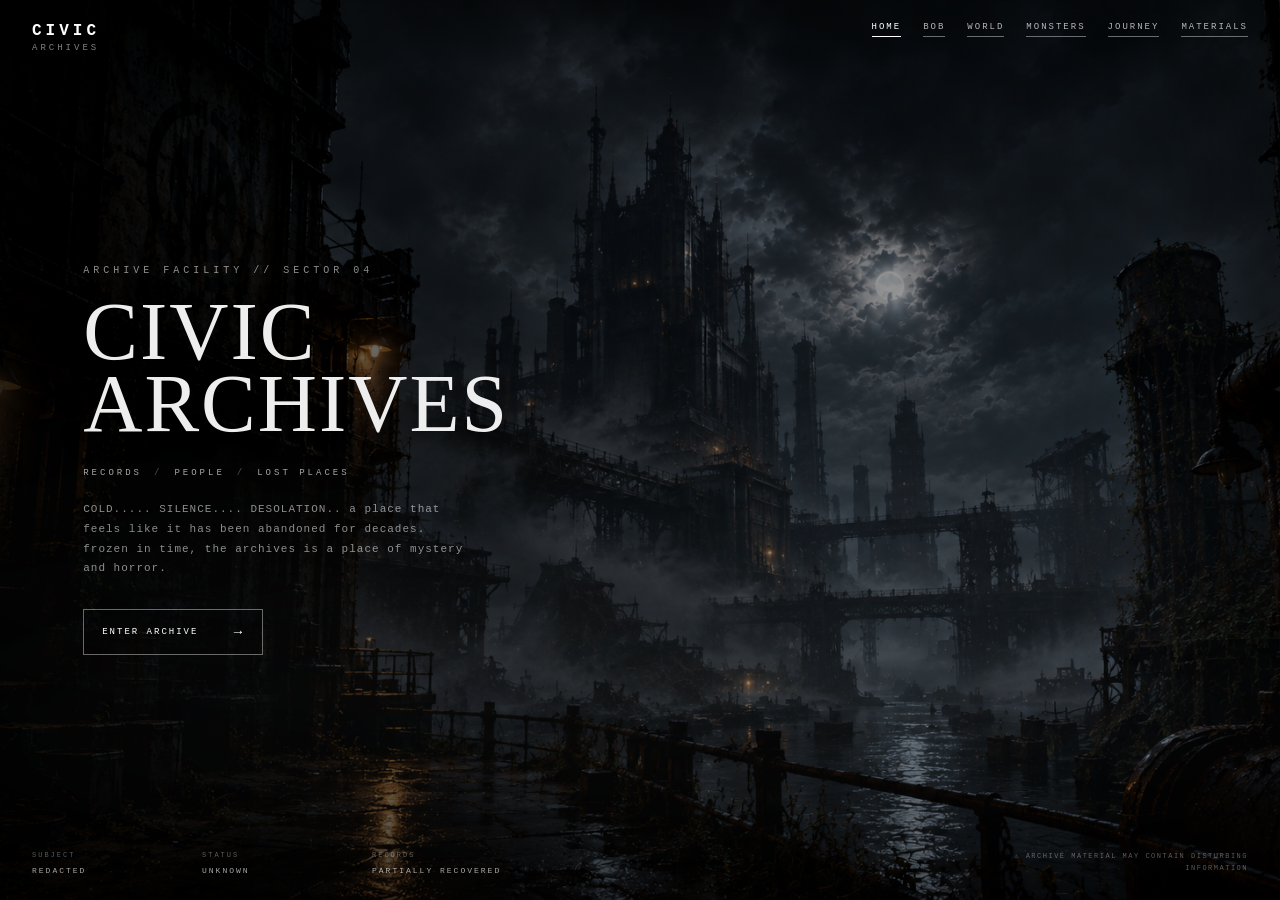
<file: Story/week4/3d.html>
<!DOCTYPE html>
<html lang="en">

<head>
    <meta charset="UTF-8">

    <meta name="viewport" content="width=device-width, initial-scale=1.0">

    <title>Civic Archives</title>

    <link rel="stylesheet" href="css/styles.css">
</head>

<body>

<div class="site">
    <!-- Atmospheric fog -->
<div class="fog fog-back"></div>
<div class="fog fog-middle"></div>
<div class="fog fog-front"></div>

    <!-- ==============================
         TOP NAVIGATION
    =============================== -->

    <header class="topbar">

        <div class="logo">
            <strong>CIVIC</strong>
            <span>ARCHIVES</span>
        </div>

        <nav>
            <a href="3d.html" class="active">HOME</a>
            <a href="bob.html">BOB</a>
            <a href="world.html">WORLD</a>
            <a href="monsters.html">MONSTERS</a>
            <a href="journey.html">JOURNEY</a>
            <a href="materials.html">MATERIALS</a>
        </nav>

    </header>


    <!-- ==============================
         HOMEPAGE
    =============================== -->

    <main class="hero">

        <div class="hero-content">

            <div class="archive-number">
                ARCHIVE FACILITY // SECTOR 04
            </div>

            <h1>
                CIVIC<br>
                ARCHIVES
            </h1>

            <div class="archive-links">
                <span>RECORDS</span>
                <b>/</b>
                <span>PEOPLE</span>
                <b>/</b>
                <span>LOST PLACES</span>
            </div>

            <p class="hero-description">
               COLD..... SILENCE.... DESOLATION.. a place that feels
                like it has been abandoned for decades. frozen in time, the archives is a place of mystery and horror.
            </p>

            <a href="world.html" class="enter-button">
                <span>ENTER ARCHIVE</span>
                <strong>→</strong>
            </a>

        </div>

    </main>


    <!-- ==============================
         BOTTOM INFORMATION
    =============================== -->

    <footer class="bottom">

        <div class="bottom-item">
            <span class="bottom-label">SUBJECT</span>
            <span class="bottom-value">REDACTED</span>
        </div>

        <div class="bottom-item">
            <span class="bottom-label">STATUS</span>
            <span class="bottom-value">UNKNOWN</span>
        </div>

        <div class="bottom-item">
            <span class="bottom-label">RECORDS</span>
            <span class="bottom-value">PARTIALLY RECOVERED</span>
        </div>

        <div class="bottom-warning">
            ⚠ ARCHIVE MATERIAL MAY CONTAIN
            DISTURBING INFORMATION
        </div>

    </footer>

</div>

</body>
</html>
</file>
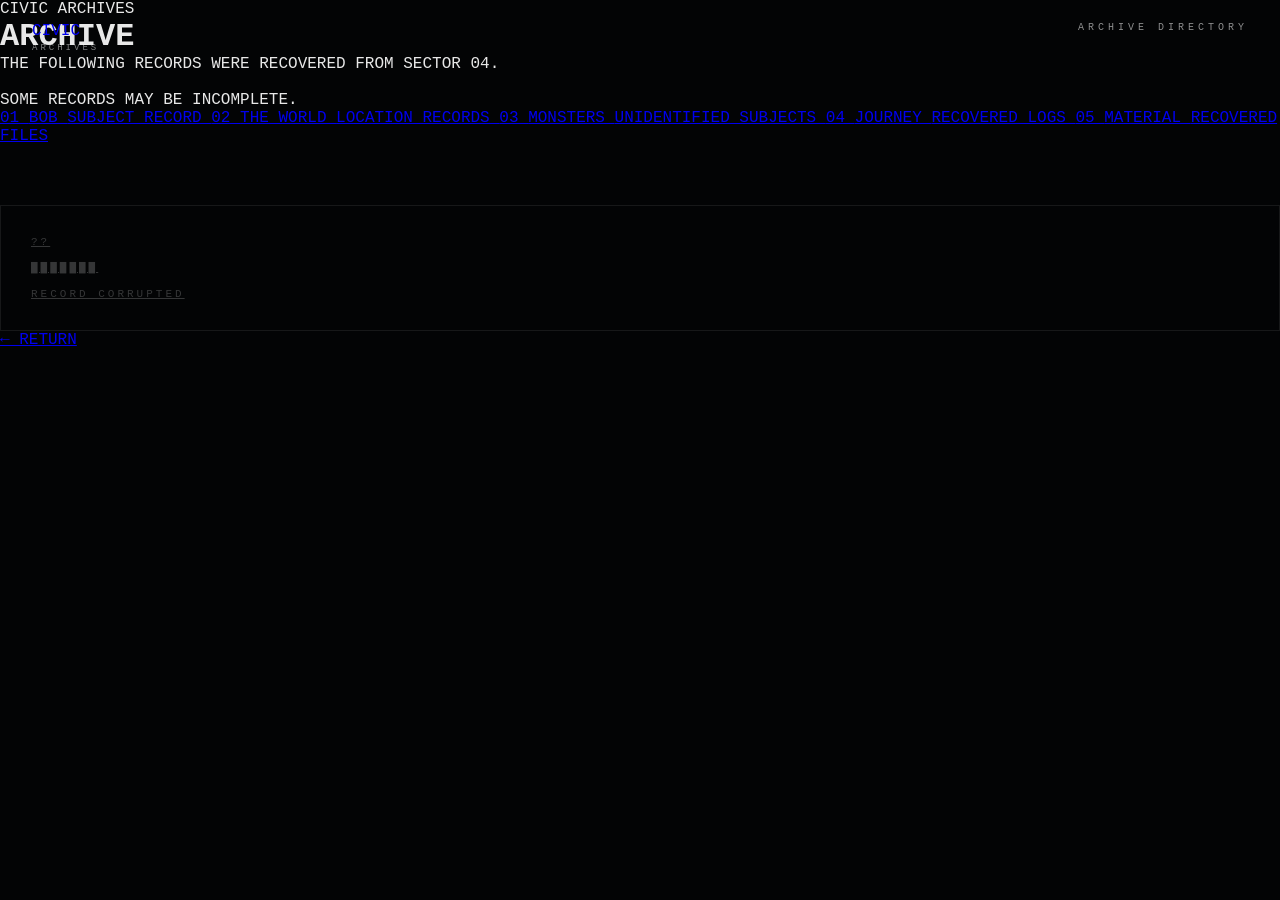
<file: Story/week4/archive.html>
<!DOCTYPE html>
<html lang="en">

<head>

    <meta charset="UTF-8">

    <meta
        name="viewport"
        content="width=device-width, initial-scale=1.0"
    >

    <title>CIVIC ARCHIVES — ARCHIVE</title>

    <link
        rel="stylesheet"
        href="css/styles.css"
    >

</head>


<body>

    <div class="archive-page">

        <header class="topbar">

            <a
                href="3d.html"
                class="logo"
                style="text-decoration:none;"
            >
                CIVIC<br>
                <span>ARCHIVES</span>
            </a>

            <div class="archive-number">
                ARCHIVE DIRECTORY
            </div>

        </header>


        <main class="archive-content">

            <div class="hero-small">
                CIVIC ARCHIVES
            </div>

            <h1 class="archive-heading">
                ARCHIVE
            </h1>


            <div class="archive-line"></div>


            <p class="archive-intro">

                THE FOLLOWING RECORDS WERE RECOVERED
                FROM SECTOR 04.

                <br><br>

                SOME RECORDS MAY BE INCOMPLETE.

            </p>


            <section class="archive-grid">


                <a
                    href="#"
                    class="archive-card"
                >

                    <span class="card-number">
                        01
                    </span>

                    <span class="card-title">
                        BOB
                    </span>

                    <span class="card-description">
                        SUBJECT RECORD
                    </span>

                </a>


                <a
                    href="#"
                    class="archive-card"
                >

                    <span class="card-number">
                        02
                    </span>

                    <span class="card-title">
                        THE WORLD
                    </span>

                    <span class="card-description">
                        LOCATION RECORDS
                    </span>

                </a>


                <a
                    href="#"
                    class="archive-card"
                >

                    <span class="card-number">
                        03
                    </span>

                    <span class="card-title">
                        MONSTERS
                    </span>

                    <span class="card-description">
                        UNIDENTIFIED SUBJECTS
                    </span>

                </a>


                <a
                    href="#"
                    class="archive-card"
                >

                    <span class="card-number">
                        04
                    </span>

                    <span class="card-title">
                        JOURNEY
                    </span>

                    <span class="card-description">
                        RECOVERED LOGS
                    </span>

                </a>


                <a
                    href="#"
                    class="archive-card"
                >

                    <span class="card-number">
                        05
                    </span>

                    <span class="card-title">
                        MATERIAL
                    </span>

                    <span class="card-description">
                        RECOVERED FILES
                    </span>

                </a>


                <a
                    href="#"
                    class="archive-card corrupted"
                >

                    <span class="card-number">
                        ??
                    </span>

                    <span class="card-title">
                        ███████
                    </span>

                    <span class="card-description">
                        RECORD CORRUPTED
                    </span>

                </a>


            </section>


            <div class="back-link">

                <a href="3d.html">
                    ← RETURN
                </a>

            </div>

        </main>

    </div>


    <div class="grain"></div>

    <div class="vignette"></div>

</body>

</html>
</file>
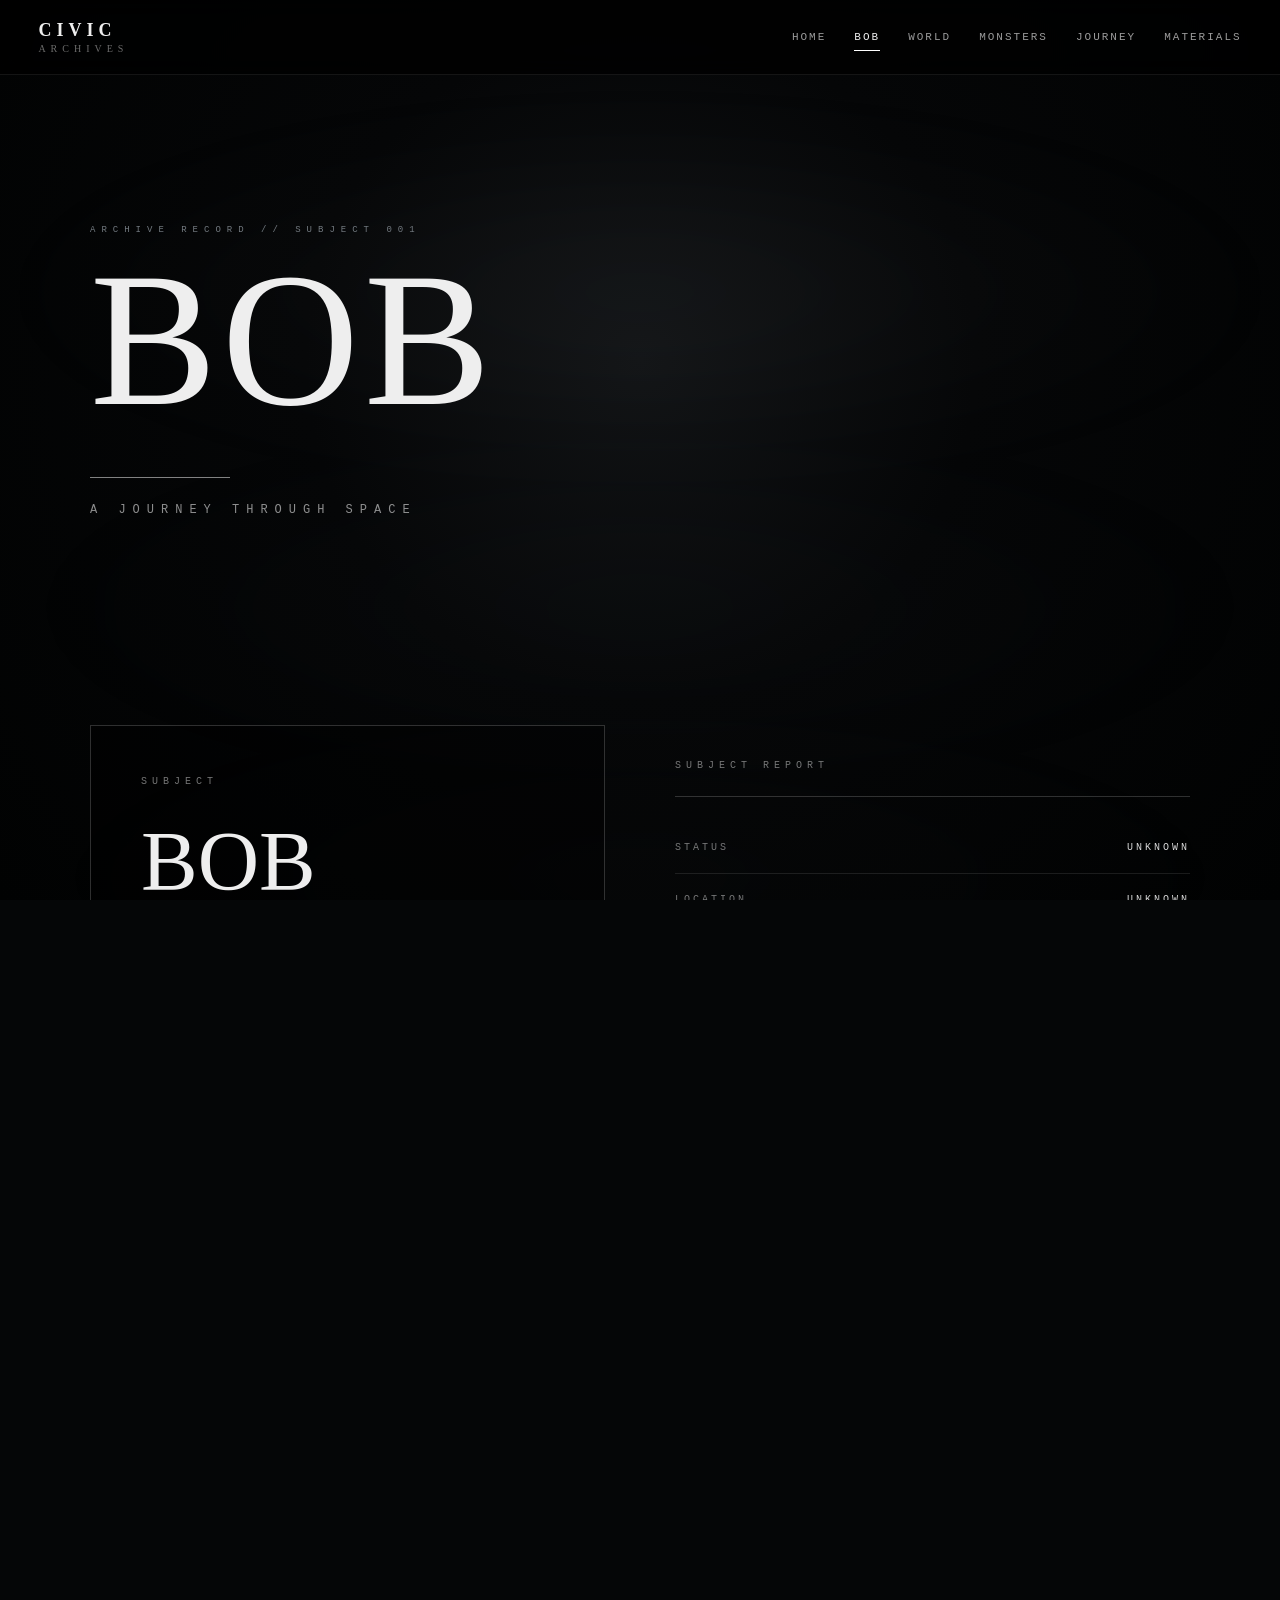
<file: Story/week4/bob.html>
<!DOCTYPE html>
<html lang="en">
<head>
    <meta charset="UTF-8">

    <meta
        name="viewport"
        content="width=device-width, initial-scale=1.0"
    >

    <title>BOB // Civic Archives</title>

    <link rel="stylesheet" href="css/styles.css">
</head>

<body class="bob-page">

    <!-- =========================================
         BACKGROUND FOG
         ========================================= -->

    <div class="bob-atmosphere">

        <div class="fog fog-one"></div>
        <div class="fog fog-two"></div>
        <div class="fog fog-three"></div>

    </div>


    <!-- =========================================
         NAVIGATION
         ========================================= -->

    <header class="bob-topbar">

        <a href="3d.html" class="archive-logo">
            <strong>CIVIC</strong>
            <span>ARCHIVES</span>
        </a>


        <nav class="bob-nav">

            <a href="3d.html">HOME</a>

            <a href="bob.html" class="active">
                BOB
            </a>

            <a href="world.html">
                WORLD
            </a>

            <a href="monsters.html">
                MONSTERS
            </a>

            <a href="journey.html">
                JOURNEY
            </a>

            <a href="materials.html">
                MATERIALS
            </a>

        </nav>

    </header>



    <!-- =========================================
         MAIN ARCHIVE
         ========================================= -->

    <main class="bob-content">


        <!-- =====================================
             INTRODUCTION
             ===================================== -->

        <section class="bob-intro archive-reveal">

            <p class="archive-label">
                ARCHIVE RECORD // SUBJECT 001
            </p>

            <h1>BOB</h1>

            <div class="intro-line"></div>

            <p class="archive-subtitle">
                A JOURNEY THROUGH SPACE
            </p>

        </section>



        <!-- =====================================
             SUBJECT INFORMATION
             ===================================== -->

        <section class="subject-section archive-reveal">

            <div class="subject-card">

                <p class="small-label">
                    SUBJECT
                </p>

                <h2>BOB</h2>

                <div class="card-line"></div>

                <p class="small-label">
                    ARCHIVE RECORD
                </p>

                <p class="subject-description">
                    The following records were recovered
                    from an abandoned archive facility.
                </p>

            </div>


            <div class="subject-report">

                <p class="small-label">
                    SUBJECT REPORT
                </p>

                <div class="report-line"></div>

                <div class="report-row">
                    <span>STATUS</span>
                    <strong>UNKNOWN</strong>
                </div>

                <div class="report-row">
                    <span>LOCATION</span>
                    <strong>UNKNOWN</strong>
                </div>

                <div class="report-row">
                    <span>LAST CONTACT</span>
                    <strong>REDACTED</strong>
                </div>

                <div class="report-row">
                    <span>RECORD</span>
                    <strong>PARTIALLY RECOVERED</strong>
                </div>

            </div>

        </section>



        <!-- =====================================
             RECORD 001
             ===================================== -->

        <section class="archive-record archive-reveal">

            <div class="record-number">
                RECOVERED RECORD // 001
            </div>

            <h2>
                THE BEGINNING
            </h2>

            <div class="record-meta">

                <span>
                    SUBJECT: BOB
                </span>

                <span>
                    STATUS: UNKNOWN
                </span>

                <span>
                    RECORD: PARTIALLY RECOVERED
                </span>

            </div>

            <p>
                The following records were recovered from
                an abandoned archive facility.
            </p>

            <p>
                Most of the original documentation has
                been destroyed.
            </p>

            <p>
                What remains concerns a subject identified
                only as <strong>BOB</strong>.
            </p>

        </section>



        <!-- =====================================
             RECORD 002
             ===================================== -->

        <section class="archive-record archive-reveal">

            <div class="record-number">
                RECOVERED RECORD // 002
            </div>

            <h2>
                DEPARTURE
            </h2>

            <div class="record-time">
                03:17 // LOCAL TIME
            </div>

            <p>
                Subject departed the facility shortly
                after the final communication.
            </p>

            <p>
                No personnel were assigned to accompany
                him.
            </p>

            <div class="archived-note">
                AUDIO LOG — PARTIALLY RECOVERED
            </div>

            <blockquote>
                "I don't think we're supposed to be
                here anymore."
            </blockquote>

        </section>



        <!-- =====================================
             RECORD 003
             ===================================== -->

        <section class="archive-record archive-reveal">

            <div class="record-number">
                RECOVERED RECORD // 003
            </div>

            <h2>
                SIGNAL
            </h2>

            <div class="record-time">
                09:42 // UNKNOWN DATE
            </div>

            <p>
                A transmission was detected originating
                from outside the known facility perimeter.
            </p>

            <p>
                The transmission contained no identifiable
                source.
            </p>

            <div class="signal-box">

                <span>
                    SIGNAL DETECTED
                </span>

                <span>
                    SOURCE: UNKNOWN
                </span>

                <span>
                    DISTANCE: █████
                </span>

            </div>

        </section>



        <!-- =====================================
             RECORD 004
             ===================================== -->

        <section class="archive-record archive-reveal">

            <div class="record-number">
                RECOVERED RECORD // 004
            </div>

            <h2>
                CONTACT LOST
            </h2>

            <div class="record-time">
                11:06
            </div>

            <p>
                All communication with the subject
                ceased without warning.
            </p>

            <p>
                Attempts to re-establish contact
                were unsuccessful.
            </p>

            <div class="corrupted">

                <span>
                    RECORD CORRUPTED
                </span>

                <span>
                    █████████████████████████
                </span>

                <span>
                    █████████████████████████
                </span>

            </div>

        </section>



        <!-- =====================================
             RECORD 005
             ===================================== -->

        <section class="archive-record restricted archive-reveal">

            <div class="record-number">
                RECOVERED RECORD // 005
            </div>

            <h2>
                █████████
            </h2>

            <div class="record-time">
                ACCESS RESTRICTED
            </div>

            <div class="restricted-message">

                <p>
                    THIS RECORD HAS BEEN SEALED.
                </p>

                <p>
                    AUTHORIZATION REQUIRED.
                </p>

                <div class="restricted-bar">
                    █████████████████████
                </div>

            </div>

        </section>



        <!-- =====================================
             FINAL RECORD
             ===================================== -->

        <section class="final-record archive-reveal">

            <p class="archive-label">
                END OF RECOVERED MATERIAL
            </p>

            <h2>
                THE ARCHIVE ENDS HERE.
            </h2>

            <p>
                No further records concerning BOB
                have been recovered.
            </p>

            <div class="final-warning">
                ARCHIVE MATERIAL MAY CONTAIN
                DISTURBING INFORMATION.
            </div>

        </section>


    </main>



    <!-- =========================================
         FOOTER
         ========================================= -->

    <footer class="bob-footer">

        <div>
            <span>SUBJECT</span>
            <strong>REDACTED</strong>
        </div>

        <div>
            <span>STATUS</span>
            <strong>UNKNOWN</strong>
        </div>

        <div>
            <span>RECORDS</span>
            <strong>PARTIALLY RECOVERED</strong>
        </div>

        <div class="footer-warning">
            ⚠ ARCHIVE MATERIAL MAY CONTAIN
            DISTURBING INFORMATION.
        </div>

    </footer>


    <!-- =========================================
         SCROLL ANIMATION
         ========================================= -->

    <script>

        const records =
            document.querySelectorAll(".archive-reveal");


        const observer =
            new IntersectionObserver(
                (entries) => {

                    entries.forEach((entry) => {

                        if (entry.isIntersecting) {

                            entry.target.classList.add(
                                "visible"
                            );

                        }

                    });

                },
                {
                    threshold: 0.15
                }
            );


        records.forEach((record) => {

            observer.observe(record);

        });

    </script>

</body>
</html>
</file>
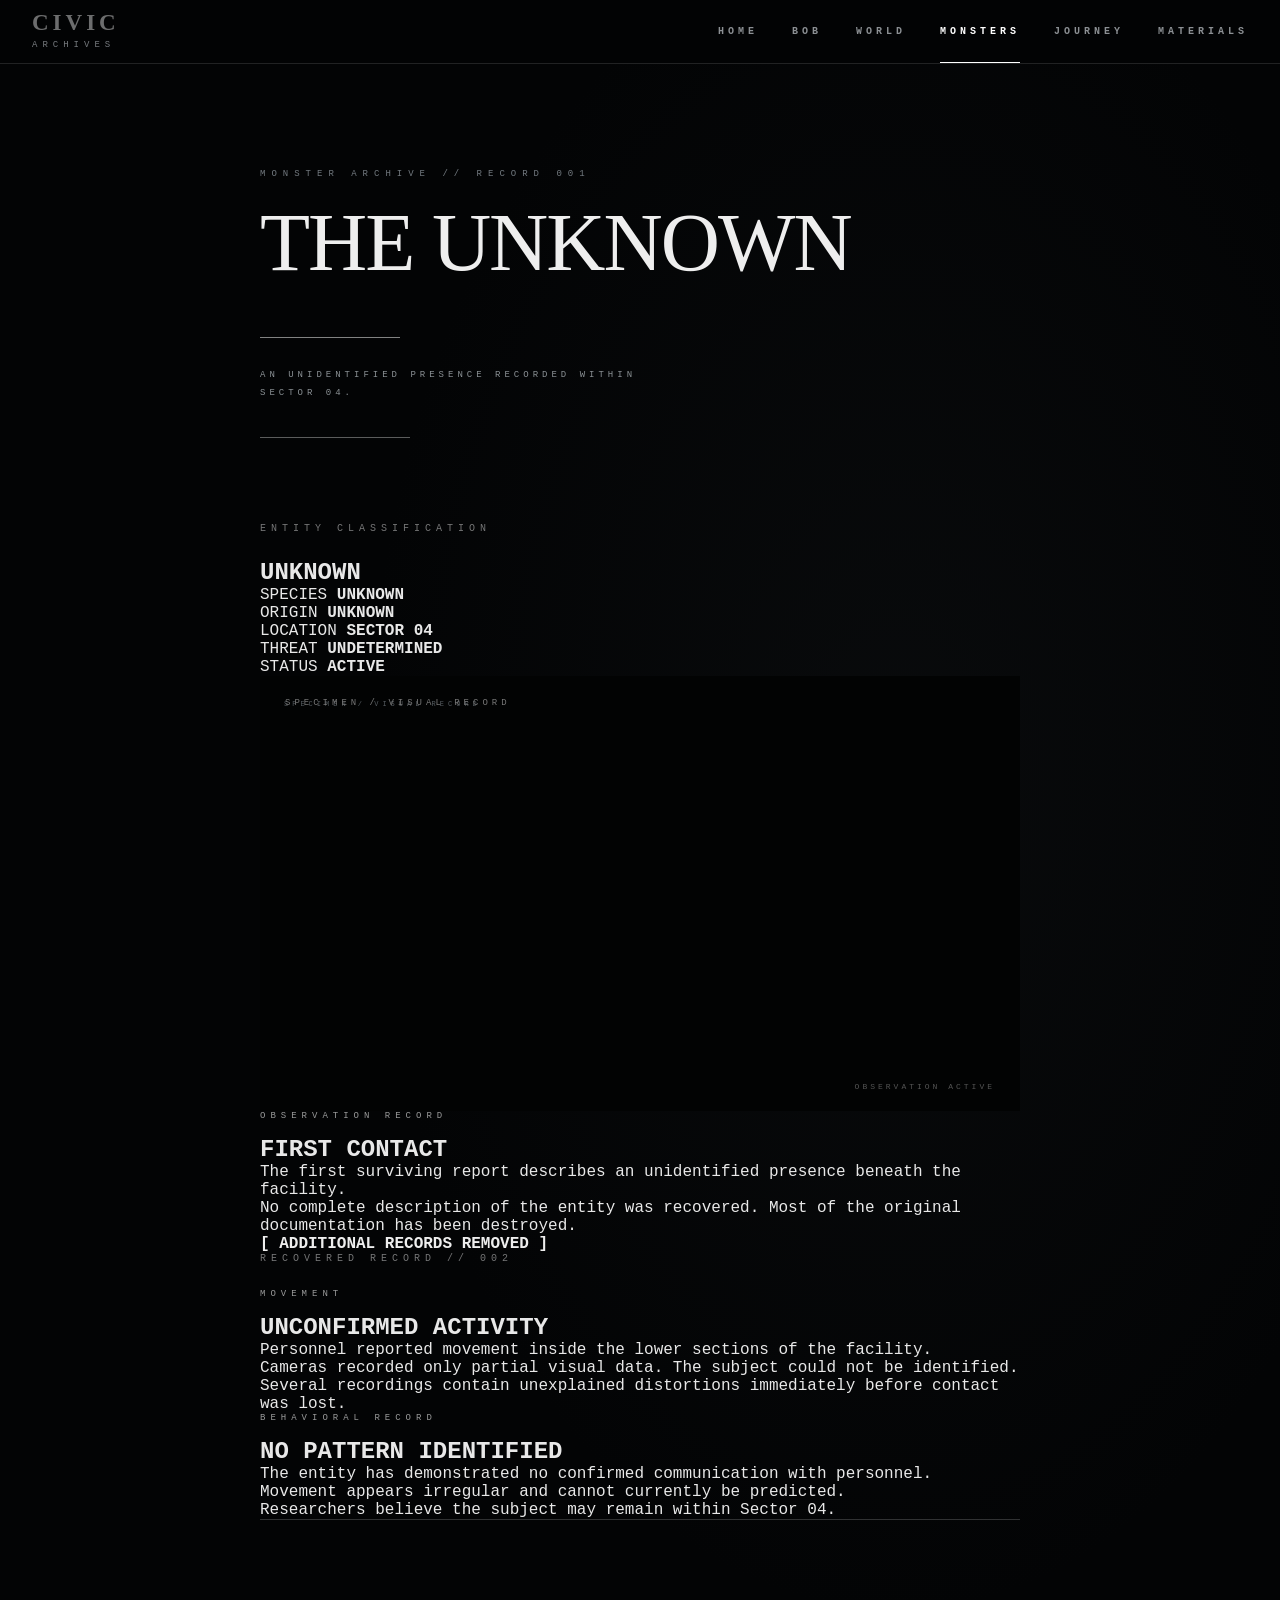
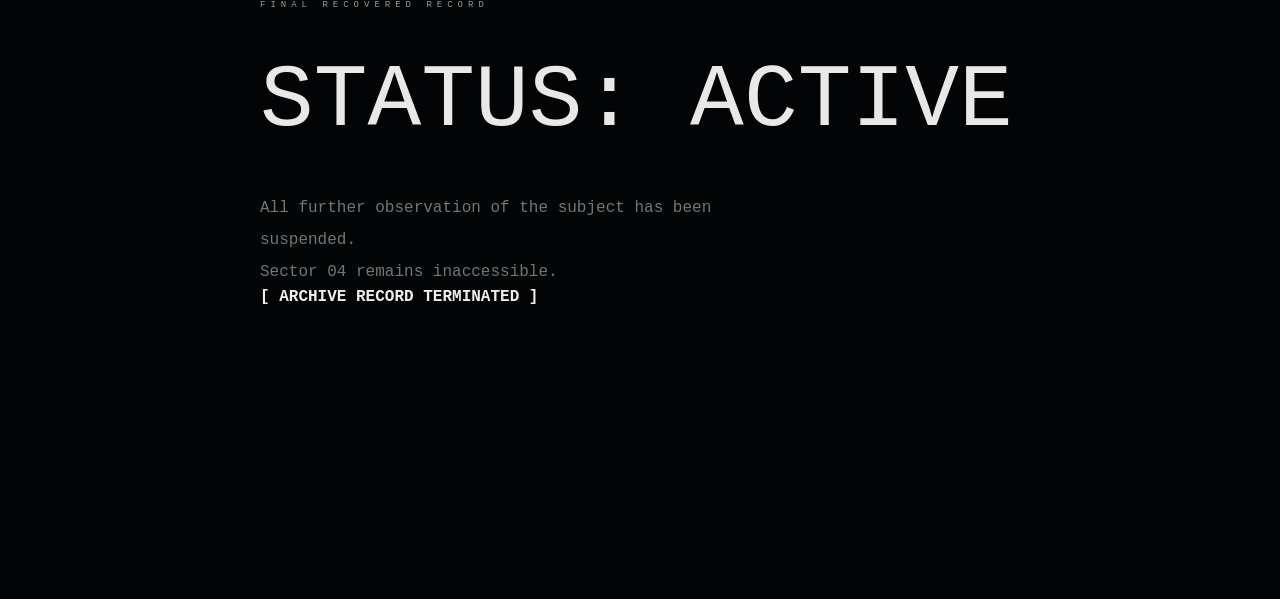
<file: Story/week4/monsters.html>
<!DOCTYPE html>
<html lang="en">

<head>
    <meta charset="UTF-8">

    <meta name="viewport" content="width=device-width, initial-scale=1.0">

    <title>Monsters — Civic Archives</title>

    <link rel="stylesheet" href="css/styles.css">
</head>

<body class="monsters-page">

    <!-- =========================================
         HEADER
    ========================================== -->

    <header class="site-header">

        <a href="index.html" class="archive-logo">
            <span>CIVIC</span>
            <small>ARCHIVES</small>
        </a>

        <nav class="site-nav">

            <a href="3d.html">HOME</a>

            <a href="bob.html">BOB</a>

            <a href="world.html">WORLD</a>

            <a href="monsters.html" class="active">MONSTERS</a>

            <a href="archive.html">JOURNEY</a>

            <a href="#">MATERIALS</a>

        </nav>

    </header>


    <!-- =========================================
         MAIN MONSTER ARCHIVE
    ========================================== -->

    <main class="monster-container">


        <!-- =====================================
             INTRO
        ====================================== -->

        <section class="monster-intro">

            <div class="archive-label">
                MONSTER ARCHIVE // RECORD 001
            </div>

            <h1>THE UNKNOWN</h1>

            <div class="intro-line"></div>

            <p class="intro-description">
                AN UNIDENTIFIED PRESENCE RECORDED WITHIN
                SECTOR 04.
            </p>

        </section>



        <!-- =====================================
             SPECIMEN
        ====================================== -->

        <section class="specimen-section">

            <div class="specimen-panel">


                <!-- LEFT INFORMATION PANEL -->

                <div class="specimen-info">

                    <div class="small-label">
                        ENTITY CLASSIFICATION
                    </div>

                    <h2>UNKNOWN</h2>

                    <div class="specimen-line"></div>


                    <div class="specimen-data">

                        <div>
                            <span>SPECIES</span>
                            <strong>UNKNOWN</strong>
                        </div>

                        <div>
                            <span>ORIGIN</span>
                            <strong>UNKNOWN</strong>
                        </div>

                        <div>
                            <span>LOCATION</span>
                            <strong>SECTOR 04</strong>
                        </div>

                        <div>
                            <span>THREAT</span>
                            <strong>UNDETERMINED</strong>
                        </div>

                        <div>
                            <span>STATUS</span>
                            <strong>ACTIVE</strong>
                        </div>

                    </div>

                </div>


                <!-- RIGHT BABYLON PANEL -->

                <div class="specimen-visual">

                    <div class="visual-label">
                        SPECIMEN / VISUAL RECORD
                    </div>


                    <!--
                        BABYLON.JS WILL RENDER THE
                        CREATURE INSIDE THIS CANVAS
                    -->

                    <canvas id="renderCanvas"></canvas>


                    <div class="visual-status">
                        OBSERVATION ACTIVE
                    </div>

                </div>

            </div>

        </section>



        <!-- =====================================
             OBSERVATION RECORD
        ====================================== -->

        <section class="observation-section">

            <div class="section-label">
                OBSERVATION RECORD
            </div>

            <h2>FIRST CONTACT</h2>

            <p>
                The first surviving report describes an
                unidentified presence beneath the facility.
            </p>

            <p>
                No complete description of the entity was
                recovered. Most of the original documentation
                has been destroyed.
            </p>

            <div class="redacted">
                [ ADDITIONAL RECORDS REMOVED ]
            </div>

            <div class="record-number">
                RECOVERED RECORD // 002
            </div>

        </section>



        <!-- =====================================
             MOVEMENT RECORD
        ====================================== -->

        <section class="observation-section">

            <div class="section-label">
                MOVEMENT
            </div>

            <h2>UNCONFIRMED ACTIVITY</h2>

            <p>
                Personnel reported movement inside the lower
                sections of the facility.
            </p>

            <p>
                Cameras recorded only partial visual data.
                The subject could not be identified.
            </p>

            <p>
                Several recordings contain unexplained
                distortions immediately before contact was lost.
            </p>

        </section>



        <!-- =====================================
             BEHAVIOR RECORD
        ====================================== -->

        <section class="observation-section">

            <div class="section-label">
                BEHAVIORAL RECORD
            </div>

            <h2>NO PATTERN IDENTIFIED</h2>

            <p>
                The entity has demonstrated no confirmed
                communication with personnel.
            </p>

            <p>
                Movement appears irregular and cannot currently
                be predicted.
            </p>

            <p>
                Researchers believe the subject may remain
                within Sector 04.
            </p>

        </section>



        <!-- =====================================
             FINAL RECORD
        ====================================== -->

        <section class="observation-section final-record">

            <div class="section-label">
                FINAL RECOVERED RECORD
            </div>

            <h2>STATUS: ACTIVE</h2>

            <p>
                All further observation of the subject has
                been suspended.
            </p>

            <p>
                Sector 04 remains inaccessible.
            </p>

            <div class="redacted">
                [ ARCHIVE RECORD TERMINATED ]
            </div>

        </section>


    </main>



    <!-- =========================================
         BABYLON.JS
    ========================================== -->

    <script src="https://cdn.babylonjs.com/babylon.js"></script>

    <script src="js/app.js"></script>

</body>

</html>
</file>
<file: Story/week4/css/styles.css>
/* =====================================================
   CIVIC ARCHIVES
   ===================================================== */

* {
    margin: 0;
    padding: 0;
    box-sizing: border-box;
}

html,
body {
    width: 100%;
    height: 100%;
    overflow: hidden;

    background: #050607;
    color: white;
}

body {
    font-family: monospace;
}


/* =====================================================
   CITY BACKGROUND
   ===================================================== */

.site {
    position: relative;

    width: 100vw;
    height: 100vh;

    overflow: hidden;

    background-image: url("../The Civic Archives.png");

    background-size: cover;
    background-position: center;
    background-repeat: no-repeat;

    background-color: #050607;
}


/* DARK OVERLAY */

.site::before {
    content: "";

    position: absolute;
    inset: 0;

    z-index: 1;

    background:
        linear-gradient(
            90deg,
            rgba(0, 0, 0, 0.72),
            rgba(0, 0, 0, 0.28)
        );

    pointer-events: none;
}


/* VIGNETTE */

.site::after {
    content: "";

    position: absolute;
    inset: 0;

    z-index: 2;

    pointer-events: none;

    box-shadow:
        inset 0 0 180px rgba(0,0,0,0.85);
}


/* =====================================================
   HEADER
   ===================================================== */

.topbar {
    position: absolute;

    top: 0;
    left: 0;

    width: 100%;

    padding: 22px 32px;

    display: flex;

    justify-content: space-between;
    align-items: flex-start;

    z-index: 10;
}


/* LOGO */

.logo {
    display: flex;

    flex-direction: column;

    gap: 3px;
}

.logo strong {
    font-size: 16px;

    letter-spacing: 4px;

    color: white;
}

.logo span {
    font-size: 9px;

    letter-spacing: 3px;

    color: rgba(255,255,255,0.5);
}


/* NAVIGATION */

.topbar nav {
    display: flex;

    gap: 22px;
}

.topbar nav a,
.topbar nav a:visited {
    position: relative;

    color: rgba(255,255,255,0.7) !important;

    text-decoration: none !important;

    font-size: 9px;

    letter-spacing: 2px;

    padding-bottom: 5px;
}


/* UNDERLINE */

.topbar nav a::after {
    content: "";

    position: absolute;

    left: 0;
    bottom: 0;

    width: 100%;
    height: 1px;

    background: rgba(255,255,255,0.4);
}

.topbar nav a:hover,
.topbar nav a.active {
    color: white !important;
}

.topbar nav a:hover::after,
.topbar nav a.active::after {
    background: white;
}


/* =====================================================
   HERO
   ===================================================== */

.hero {
    position: relative;

    z-index: 5;

    width: 100%;
    height: 100vh;

    display: flex;

    align-items: center;

    padding-left: 6.5vw;
}


/* CONTENT */

.hero-content {
    width: 500px;

    margin-top: 20px;
}


/* SMALL LABEL */

.archive-number {
    margin-bottom: 20px;

    font-size: 10px;

    letter-spacing: 4px;

    color: rgba(255,255,255,0.55);
}


/* =====================================================
   TITLE
   ===================================================== */

.hero h1 {
    margin: 0;

    font-family:
        Georgia,
        "Times New Roman",
        serif;

    font-size: 82px;

    font-weight: 400;

    line-height: 0.88;

    letter-spacing: 2px;

    color: #eeeeee;

    text-shadow:
        0 4px 25px rgba(0,0,0,0.8);
}


/* =====================================================
   LINKS UNDER TITLE
   ===================================================== */

.archive-links {
    display: flex;

    gap: 12px;

    margin-top: 28px;

    font-size: 9px;

    letter-spacing: 3px;

    color: rgba(255,255,255,0.65);
}

.archive-links b {
    font-weight: normal;

    color: rgba(255,255,255,0.3);
}


/* =====================================================
   DESCRIPTION
   ===================================================== */

.hero-description {
    width: 390px;

    margin-top: 22px;

    font-size: 11px;

    line-height: 1.8;

    letter-spacing: 1px;

    color: rgba(255,255,255,0.55);
}


/* =====================================================
   BUTTON
   ===================================================== */

.enter-button {
    display: flex;

    justify-content: space-between;
    align-items: center;

    width: 180px;

    margin-top: 30px;

    padding: 14px 18px;

    border: 1px solid rgba(255,255,255,0.4);

    background: rgba(0,0,0,0.2);

    color: white;

    text-decoration: none;

    font-size: 9px;

    letter-spacing: 2px;

    transition: 0.3s ease;
}

.enter-button:hover {
    background: rgba(255,255,255,0.08);

    border-color: white;
}

.enter-button strong {
    font-size: 14px;
}


/* =====================================================
   BOTTOM
   ===================================================== */

.bottom {
    position: absolute;

    left: 0;
    bottom: 0;

    width: 100%;

    padding: 25px 32px;

    display: flex;

    align-items: flex-end;

    gap: 70px;

    z-index: 10;
}

.bottom-item {
    display: flex;

    flex-direction: column;

    gap: 7px;

    min-width: 100px;
}

.bottom-label {
    font-size: 7px;

    letter-spacing: 2px;

    color: rgba(255,255,255,0.35);
}

.bottom-value {
    font-size: 8px;

    letter-spacing: 2px;

    color: rgba(255,255,255,0.65);
}

.bottom-warning {
    margin-left: auto;

    max-width: 250px;

    text-align: right;

    font-size: 7px;

    line-height: 1.7;

    letter-spacing: 1.5px;

    color: rgba(255,255,255,0.35);
}


/* =====================================================
   MOBILE
   ===================================================== */

@media (max-width: 700px) {

    .topbar nav {
        display: none;
    }

    .hero {
        padding-left: 30px;
    }

    .hero h1 {
        font-size: 60px;
    }

    .hero-description {
        width: 90%;
    }

    .bottom {
        padding: 20px;
    }

    .bottom-warning {
        display: none;
    }
}
/* =====================================================
   MOVING ATMOSPHERIC FOG
   ===================================================== */

.fog {
    position: absolute;

    left: -20%;
    width: 140%;

    pointer-events: none;

    background-repeat: no-repeat;

    filter: blur(18px);

    z-index: 3;

    opacity: 0;

    transform: translateX(0);
}


/* -----------------------------------------------------
   BACKGROUND FOG
   ----------------------------------------------------- */

.fog-back {
    bottom: 18%;

    height: 35%;

    background:
        radial-gradient(
            ellipse at 20% 60%,
            rgba(180, 190, 195, 0.14) 0%,
            rgba(150, 160, 165, 0.08) 25%,
            transparent 65%
        ),
        radial-gradient(
            ellipse at 70% 40%,
            rgba(180, 190, 195, 0.10) 0%,
            transparent 65%
        );

    opacity: 0.55;

    animation:
        fogBack 38s ease-in-out infinite alternate;
}


/* -----------------------------------------------------
   MIDDLE FOG
   ----------------------------------------------------- */

.fog-middle {
    bottom: 5%;

    height: 32%;

    background:
        radial-gradient(
            ellipse at 70% 50%,
            rgba(205, 212, 215, 0.13) 0%,
            rgba(170, 180, 185, 0.08) 25%,
            transparent 65%
        ),
        radial-gradient(
            ellipse at 15% 70%,
            rgba(190, 200, 205, 0.10) 0%,
            transparent 60%
        );

    opacity: 0.65;

    filter: blur(25px);

    animation:
        fogMiddle 28s ease-in-out infinite alternate;
}


/* -----------------------------------------------------
   FRONT FOG
   ----------------------------------------------------- */

.fog-front {
    bottom: -5%;

    height: 30%;

    background:
        radial-gradient(
            ellipse at 35% 50%,
            rgba(220, 225, 228, 0.12) 0%,
            rgba(180, 190, 195, 0.07) 30%,
            transparent 70%
        ),
        radial-gradient(
            ellipse at 85% 40%,
            rgba(200, 210, 215, 0.10) 0%,
            transparent 65%
        );

    opacity: 0.55;

    filter: blur(30px);

    animation:
        fogFront 22s ease-in-out infinite alternate;
}


/* =====================================================
   FOG MOVEMENT
   ===================================================== */

@keyframes fogBack {

    0% {
        transform:
            translateX(-8%)
            translateY(3%);
    }

    50% {
        transform:
            translateX(4%)
            translateY(-2%);
    }

    100% {
        transform:
            translateX(10%)
            translateY(3%);
    }
}


@keyframes fogMiddle {

    0% {
        transform:
            translateX(8%)
            translateY(2%);
    }

    50% {
        transform:
            translateX(-5%)
            translateY(-3%);
    }

    100% {
        transform:
            translateX(-12%)
            translateY(2%);
    }
}


@keyframes fogFront {

    0% {
        transform:
            translateX(-12%)
            translateY(4%);
    }

    50% {
        transform:
            translateX(3%)
            translateY(-2%);
    }

    100% {
        transform:
            translateX(12%)
            translateY(3%);
    }
}
/*end*//*

/* =====================================================
   CINEMATIC CITY PAN
   ===================================================== */

.site {
    background-size: cover;
    background-repeat: no-repeat;

    animation: cityPan 4s cubic-bezier(0.22, 0.61, 0.36, 1) both;
}

@keyframes cityPan {

    0% {
        background-position: 20% center;
    }

    100% {
        background-position: center center;
    }

}
/*end*/
/* =========================================================
   BOB ARCHIVE PAGE
   ========================================================= */


/* ---------------------------------------------------------
   PAGE
   --------------------------------------------------------- */

.bob-page {

    margin: 0;

    min-height: 100vh;

    background:
        radial-gradient(
            circle at 50% 40%,
            #101214 0%,
            #050607 40%,
            #010202 100%
        );

    color: #eeeeee;

    overflow-x: hidden;
    overflow-y: auto;

    font-family: Georgia, "Times New Roman", serif;

}


/* ---------------------------------------------------------
   ATMOSPHERE
   --------------------------------------------------------- */

.bob-atmosphere {

    position: fixed;

    inset: 0;

    overflow: hidden;

    pointer-events: none;

    z-index: 0;

}


/* ---------------------------------------------------------
   FOG
   --------------------------------------------------------- */

.fog {

    position: absolute;

    width: 120vw;
    height: 45vh;

    left: -10vw;

    border-radius: 50%;

    filter: blur(60px);

    opacity: 0.16;

    pointer-events: none;

}


.fog-one {

    top: 10%;

    background:
        radial-gradient(
            ellipse,
            rgba(190, 195, 200, 0.30),
            transparent 65%
        );

    animation:
        fogOne 32s ease-in-out infinite alternate;

}


.fog-two {

    top: 45%;

    background:
        radial-gradient(
            ellipse,
            rgba(150, 160, 170, 0.22),
            transparent 65%
        );

    animation:
        fogTwo 45s ease-in-out infinite alternate;

}


.fog-three {

    top: 75%;

    background:
        radial-gradient(
            ellipse,
            rgba(210, 215, 220, 0.12),
            transparent 70%
        );

    animation:
        fogThree 55s ease-in-out infinite alternate;

}


/* ---------------------------------------------------------
   FOG ANIMATION
   --------------------------------------------------------- */

@keyframes fogOne {

    0% {

        transform:
            translateX(-12%)
            translateY(5%)
            scale(1);

    }

    50% {

        transform:
            translateX(4%)
            translateY(-5%)
            scale(1.08);

    }

    100% {

        transform:
            translateX(15%)
            translateY(3%)
            scale(1.02);

    }

}


@keyframes fogTwo {

    0% {

        transform:
            translateX(12%)
            translateY(-3%)
            scale(1.05);

    }

    50% {

        transform:
            translateX(-5%)
            translateY(5%)
            scale(1);

    }

    100% {

        transform:
            translateX(-18%)
            translateY(-2%)
            scale(1.10);

    }

}


@keyframes fogThree {

    0% {

        transform:
            translateX(-15%)
            translateY(2%);

    }

    50% {

        transform:
            translateX(4%)
            translateY(-5%);

    }

    100% {

        transform:
            translateX(16%)
            translateY(4%);

    }

}


/* ---------------------------------------------------------
   TOP NAVIGATION
   --------------------------------------------------------- */

.bob-topbar {

    position: sticky;

    top: 0;

    z-index: 20;

    width: 100%;

    min-height: 75px;

    display: flex;

    align-items: center;

    justify-content: space-between;

    box-sizing: border-box;

    padding:
        18px 3vw;

    background:
        rgba(0, 0, 0, 0.72);

    backdrop-filter:
        blur(12px);

    border-bottom:
        1px solid rgba(255,255,255,0.08);

}


/* ---------------------------------------------------------
   LOGO
   --------------------------------------------------------- */

.archive-logo {

    display: flex;

    flex-direction: column;

    gap: 2px;

    color: #eeeeee;

    text-decoration: none;

    letter-spacing: 5px;

}


.archive-logo strong {

    font-size: 18px;

}


.archive-logo span {

    font-size: 10px;

    opacity: 0.45;

}


/* ---------------------------------------------------------
   NAV
   --------------------------------------------------------- */

.bob-nav {

    display: flex;

    align-items: center;

    gap: 28px;

}


.bob-nav a {

    position: relative;

    color: #eeeeee;

    text-decoration: none;

    font-family:
        "Courier New",
        monospace;

    font-size: 11px;

    letter-spacing: 2px;

    opacity: 0.65;

    transition:
        opacity 0.3s ease,
        color 0.3s ease;

}


.bob-nav a::after {

    content: "";

    position: absolute;

    left: 0;
    bottom: -8px;

    width: 0;

    height: 1px;

    background: #ffffff;

    transition:
        width 0.35s ease;

}


.bob-nav a:hover {

    opacity: 1;

}


.bob-nav a:hover::after {

    width: 100%;

}


.bob-nav a.active {

    opacity: 1;

}


.bob-nav a.active::after {

    width: 100%;

}


/* ---------------------------------------------------------
   CONTENT
   --------------------------------------------------------- */

.bob-content {

    position: relative;

    z-index: 5;

    width: min(1100px, 86vw);

    margin: 0 auto;

    padding-top: 150px;

    padding-bottom: 180px;

}


/* ---------------------------------------------------------
   INTRO
   --------------------------------------------------------- */

.bob-intro {

    min-height: 500px;

}


.archive-label {

    margin: 0 0 30px;

    color: rgba(255,255,255,0.45);

    font-family:
        "Courier New",
        monospace;

    font-size: 11px;

    letter-spacing: 6px;

}


.bob-intro h1 {

    margin: 0;

    font-size: clamp(90px, 15vw, 190px);

    font-weight: normal;

    letter-spacing: 5px;

    line-height: 0.85;

}


.intro-line {

    width: 140px;

    height: 1px;

    margin-top: 55px;

    background:
        rgba(255,255,255,0.5);

}


.archive-subtitle {

    margin-top: 25px;

    font-family:
        "Courier New",
        monospace;

    font-size: 12px;

    letter-spacing: 7px;

    color:
        rgba(255,255,255,0.55);

}


/* ---------------------------------------------------------
   SUBJECT INFORMATION
   --------------------------------------------------------- */

.subject-section {

    display: grid;

    grid-template-columns:
        1fr 1fr;

    gap: 70px;

    margin-bottom: 220px;

}


.subject-card {

    padding: 50px;

    min-height: 330px;

    box-sizing: border-box;

    border:
        1px solid rgba(255,255,255,0.18);

    background:
        rgba(0,0,0,0.35);

}


.small-label {

    margin: 0 0 25px;

    font-family:
        "Courier New",
        monospace;

    font-size: 10px;

    letter-spacing: 5px;

    color:
        rgba(255,255,255,0.45);

}


.subject-card h2 {

    margin: 0;

    font-size: 85px;

    font-weight: normal;

}


.card-line {

    width: 100%;

    height: 1px;

    margin:
        40px 0;

    background:
        rgba(255,255,255,0.18);

}


.subject-description {

    max-width: 400px;

    color:
        rgba(255,255,255,0.55);

    font-family:
        "Courier New",
        monospace;

    font-size: 13px;

    line-height: 1.8;

}


/* ---------------------------------------------------------
   REPORT
   --------------------------------------------------------- */

.subject-report {

    padding-top: 35px;

}


.report-line {

    height: 1px;

    width: 100%;

    margin:
        25px 0;

    background:
        rgba(255,255,255,0.18);

}


.report-row {

    display: flex;

    justify-content: space-between;

    gap: 30px;

    padding: 20px 0;

    border-bottom:
        1px solid rgba(255,255,255,0.10);

    font-family:
        "Courier New",
        monospace;

    font-size: 10px;

    letter-spacing: 3px;

}


.report-row span {

    color:
        rgba(255,255,255,0.45);

}


.report-row strong {

    color:
        rgba(255,255,255,0.85);

    font-weight: normal;

}


/* ---------------------------------------------------------
   RECORDS
   --------------------------------------------------------- */

.archive-record {

    max-width: 900px;

    margin-bottom: 260px;

    padding-top: 40px;

    border-top:
        1px solid rgba(255,255,255,0.20);

}


.record-number {

    margin-bottom: 25px;

    font-family:
        "Courier New",
        monospace;

    font-size: 10px;

    letter-spacing: 5px;

    color:
        rgba(255,255,255,0.45);

}


.archive-record h2 {

    margin: 0 0 35px;

    font-size:
        clamp(50px, 7vw, 95px);

    font-weight: normal;

    line-height: 0.95;

}


.record-meta {

    display: flex;

    flex-wrap: wrap;

    gap: 30px;

    margin-bottom: 50px;

    font-family:
        "Courier New",
        monospace;

    font-size: 10px;

    letter-spacing: 2px;

    color:
        rgba(255,255,255,0.40);

}


.archive-record p {

    max-width: 650px;

    margin:
        0 0 28px;

    color:
        rgba(255,255,255,0.65);

    font-family:
        "Courier New",
        monospace;

    font-size: 14px;

    line-height: 2;

}


/* ---------------------------------------------------------
   RECORD TIME
   --------------------------------------------------------- */

.record-time {

    margin-bottom: 50px;

    font-family:
        "Courier New",
        monospace;

    font-size: 11px;

    letter-spacing: 4px;

    color:
        rgba(255,255,255,0.45);

}


/* ---------------------------------------------------------
   AUDIO / ARCHIVED NOTE
   --------------------------------------------------------- */

.archived-note {

    margin-top: 55px;

    padding:
        18px 20px;

    border-left:
        2px solid rgba(255,255,255,0.35);

    font-family:
        "Courier New",
        monospace;

    font-size: 10px;

    letter-spacing: 3px;

    color:
        rgba(255,255,255,0.4);

}


blockquote {

    margin:
        35px 0 0;

    padding:
        30px;

    border:
        1px solid rgba(255,255,255,0.12);

    background:
        rgba(255,255,255,0.025);

    color:
        rgba(255,255,255,0.65);

    font-family:
        Georgia,
        serif;

    font-size: 25px;

    font-style: italic;

    line-height: 1.6;

}


/* ---------------------------------------------------------
   SIGNAL
   --------------------------------------------------------- */

.signal-box {

    display: flex;

    flex-direction: column;

    gap: 15px;

    width: min(600px, 100%);

    margin-top: 60px;

    padding: 30px;

    border:
        1px solid rgba(255,255,255,0.12);

    background:
        rgba(0,0,0,0.45);

    font-family:
        "Courier New",
        monospace;

    font-size: 10px;

    letter-spacing: 3px;

    color:
        rgba(255,255,255,0.45);

}


/* ---------------------------------------------------------
   CORRUPTED RECORD
   --------------------------------------------------------- */

.corrupted {

    display: flex;

    flex-direction: column;

    gap: 14px;

    margin-top: 60px;

    padding: 30px;

    border:
        1px solid rgba(255,255,255,0.08);

    color:
        rgba(255,255,255,0.20);

    font-family:
        "Courier New",
        monospace;

    font-size: 11px;

    letter-spacing: 3px;

}


/* ---------------------------------------------------------
   RESTRICTED RECORD
   --------------------------------------------------------- */

.restricted {

    min-height: 500px;

}


.restricted-message {

    margin-top: 70px;

    padding: 60px 40px;

    border:
        1px solid rgba(255,255,255,0.10);

    background:
        rgba(255,255,255,0.015);

    text-align: center;

}


.restricted-message p {

    margin:
        0 0 15px;

    max-width: none;

    color:
        rgba(255,255,255,0.35);

}


.restricted-bar {

    margin-top: 40px;

    color:
        rgba(255,255,255,0.12);

    letter-spacing: 8px;

}


/* ---------------------------------------------------------
   FINAL RECORD
   --------------------------------------------------------- */

.final-record {

    min-height: 500px;

    padding-top: 80px;

    border-top:
        1px solid rgba(255,255,255,0.18);

}


.final-record h2 {

    max-width: 800px;

    margin:
        40px 0;

    font-size:
        clamp(50px, 7vw, 90px);

    font-weight: normal;

}


.final-record p {

    max-width: 500px;

    color:
        rgba(255,255,255,0.45);

    font-family:
        "Courier New",
        monospace;

    line-height: 2;

}


.final-warning {

    margin-top: 100px;

    max-width: 400px;

    font-family:
        "Courier New",
        monospace;

    font-size: 10px;

    letter-spacing: 3px;

    color:
        rgba(255,255,255,0.30);

}


/* ---------------------------------------------------------
   SCROLL REVEAL
   --------------------------------------------------------- */

.archive-reveal {

    opacity: 0;

    transform:
        translateY(45px);

    transition:
        opacity 1.2s ease,
        transform 1.2s cubic-bezier(.16,1,.3,1);

}


.archive-reveal.visible {

    opacity: 1;

    transform:
        translateY(0);

}


/* ---------------------------------------------------------
   FOOTER
   --------------------------------------------------------- */

.bob-footer {

    position: relative;

    z-index: 5;

    display: grid;

    grid-template-columns:
        repeat(3, 1fr)
        1.5fr;

    gap: 40px;

    padding:
        40px 7vw 50px;

    border-top:
        1px solid rgba(255,255,255,0.10);

    background:
        rgba(0,0,0,0.5);

    font-family:
        "Courier New",
        monospace;

}


.bob-footer div {

    display: flex;

    flex-direction: column;

    gap: 10px;

}


.bob-footer span {

    font-size: 9px;

    letter-spacing: 4px;

    color:
        rgba(255,255,255,0.30);

}


.bob-footer strong {

    font-size: 10px;

    letter-spacing: 2px;

    font-weight: normal;

}


.footer-warning {

    text-align: right;

    font-size: 9px;

    letter-spacing: 2px;

    color:
        rgba(255,255,255,0.30);

}


/* ---------------------------------------------------------
   MOBILE
   --------------------------------------------------------- */

@media (max-width: 800px) {

    .bob-topbar {

        align-items: flex-start;

        gap: 20px;

    }


    .bob-nav {

        gap: 12px;

        flex-wrap: wrap;

        justify-content: flex-end;

    }


    .bob-nav a {

        font-size: 9px;

        letter-spacing: 1px;

    }


    .bob-content {

        width: 88vw;

        padding-top: 100px;

    }


    .subject-section {

        grid-template-columns: 1fr;

        gap: 60px;

        margin-bottom: 150px;

    }


    .subject-card {

        padding: 30px;

    }


    .subject-card h2 {

        font-size: 65px;

    }


    .archive-record {

        margin-bottom: 180px;

    }


    .bob-footer {

        grid-template-columns: 1fr 1fr;

    }


    .footer-warning {

        text-align: left;

    }

}
/*end of bob html/*

/* =========================================================
   WORLD PAGE
   ========================================================= */

.world-page {
    position: relative;
    min-height: 100vh;
    background: #050607;
    color: #e8e8e8;
    overflow-x: hidden;
}

/* Background image */

.world-page::before {
    content: "";
    position: fixed;
    inset: 0;

    background-image:
        linear-gradient(
            rgba(3, 5, 7, 0.42),
            rgba(3, 5, 7, 0.78)
        ),
        url("../images/world.jpg");

    background-size: cover;
    background-position: center;
    background-repeat: no-repeat;

    z-index: 0;
}

/* Dark atmospheric overlay */

.world-page::after {
    content: "";
    position: fixed;
    inset: 0;

    background:
        radial-gradient(
            circle at 50% 35%,
            transparent 0%,
            rgba(0, 0, 0, 0.18) 45%,
            rgba(0, 0, 0, 0.7) 100%
        );

    pointer-events: none;
    z-index: 1;
}


/* =========================================================
   HEADER
   ========================================================= */

.world-page header {
    position: relative;
    z-index: 10;

    width: 100%;
    height: 64px;

    display: flex;
    align-items: center;
    justify-content: space-between;

    padding: 0 32px;

    border-bottom: 1px solid rgba(255,255,255,0.12);

    background: rgba(3,4,5,0.65);
    backdrop-filter: blur(8px);
}

.world-page header a {
    color: #eeeeee;
    text-decoration: none;
}

.world-page nav {
    display: flex;
    gap: 34px;
}

.world-page nav a {
    font-family: monospace;
    font-size: 10px;
    letter-spacing: 4px;
    text-transform: uppercase;

    opacity: 0.75;

    transition:
        opacity 0.3s ease,
        border-color 0.3s ease;
}

.world-page nav a:hover {
    opacity: 1;
}

.world-page nav a.active {
    opacity: 1;

    padding-bottom: 10px;

    border-bottom: 1px solid #eeeeee;
}


/* =========================================================
   MAIN CONTENT
   ========================================================= */

.world-content {
    position: relative;
    z-index: 5;

    width: min(960px, calc(100% - 80px));

    margin: 0 auto;
}


/* =========================================================
   HERO
   ========================================================= */

.world-hero {
    min-height: 520px;

    display: flex;
    flex-direction: column;
    justify-content: center;

    padding-top: 30px;
}

.world-hero .eyebrow {
    font-family: monospace;
    font-size: 10px;
    letter-spacing: 6px;

    color: rgba(255,255,255,0.55);

    margin-bottom: 20px;
}

.world-hero h1 {
    margin: 0;

    font-family:
        Georgia,
        "Times New Roman",
        serif;

    font-size: clamp(64px, 8vw, 100px);

    font-weight: normal;
    line-height: 0.9;

    letter-spacing: -4px;

    color: #f1f1f1;
}

.world-hero .hero-line {
    width: 170px;
    height: 1px;

    margin-top: 38px;

    background: rgba(255,255,255,0.45);
}

.world-hero .subtitle {
    margin-top: 28px;

    font-family: monospace;
    font-size: 11px;

    line-height: 1.9;

    letter-spacing: 5px;

    color: rgba(255,255,255,0.68);
}


/* =========================================================
   SECTION
   ========================================================= */

.world-section {
    margin-bottom: 70px;
}

.section-label {
    font-family: monospace;
    font-size: 9px;
    letter-spacing: 5px;

    color: rgba(255,255,255,0.6);

    margin-bottom: 15px;
}


/* =========================================================
   CITY
   ========================================================= */

.city-layout {
    display: grid;

    grid-template-columns: 1.05fr 0.95fr;

    gap: 28px;

    align-items: stretch;
}

.city-info {
    padding: 30px;

    background: rgba(5,7,8,0.7);

    border: 1px solid rgba(255,255,255,0.18);

    backdrop-filter: blur(4px);
}

.city-info h2 {
    margin: 0 0 22px;

    font-family:
        Georgia,
        "Times New Roman",
        serif;

    font-size: 38px;
    font-weight: normal;

    line-height: 1;

    letter-spacing: -1px;
}

.city-info p {
    max-width: 500px;

    font-family: monospace;
    font-size: 10px;

    line-height: 1.9;

    color: rgba(255,255,255,0.7);
}

.city-image {
    min-height: 260px;

    background:
        linear-gradient(
            rgba(0,0,0,0.1),
            rgba(0,0,0,0.4)
        ),
        url("../images/city.jpg");

    background-size: cover;
    background-position: center;

    border: 1px solid rgba(255,255,255,0.18);
}


/* =========================================================
   WHAT HAPPENED
   ========================================================= */

.happened {
    margin-top: 28px;

    padding: 25px 30px;

    border: 1px solid rgba(255,255,255,0.14);

    background: rgba(3,5,6,0.62);
}

.happened-grid {
    display: grid;

    grid-template-columns: repeat(4, 1fr);

    gap: 20px;
}

.happened-item span {
    display: block;

    font-family: monospace;
    font-size: 8px;

    letter-spacing: 3px;

    color: rgba(255,255,255,0.5);

    margin-bottom: 8px;
}

.happened-item strong {
    font-family: monospace;
    font-size: 10px;

    color: #eeeeee;
}


/* =========================================================
   PLACES
   ========================================================= */

.places {
    margin-top: 70px;
}

.places-grid {
    display: grid;

    grid-template-columns: repeat(3, 1fr);

    gap: 16px;
}

.place-card {
    position: relative;

    min-height: 175px;

    padding: 18px;

    display: flex;
    flex-direction: column;
    justify-content: flex-end;

    overflow: hidden;

    border: 1px solid rgba(255,255,255,0.2);

    background: rgba(4,5,6,0.75);
}

.place-card::before {
    content: "";

    position: absolute;
    inset: 0;

    background-size: cover;
    background-position: center;

    opacity: 0.55;

    transition:
        transform 0.6s ease,
        opacity 0.6s ease;
}

.place-card:hover::before {
    transform: scale(1.05);
    opacity: 0.75;
}

.place-card > * {
    position: relative;
    z-index: 2;
}

.place-card h3 {
    margin: 0;

    font-family:
        Georgia,
        "Times New Roman",
        serif;

    font-size: 22px;

    font-weight: normal;
}

.place-card span {
    margin-top: 7px;

    font-family: monospace;
    font-size: 8px;

    letter-spacing: 3px;

    color: rgba(255,255,255,0.6);
}


/* =========================================================
   RECORD
   ========================================================= */

.world-record {
    margin-top: 70px;

    padding: 35px;

    border-top: 1px solid rgba(255,255,255,0.2);

    border-bottom: 1px solid rgba(255,255,255,0.12);

    background: rgba(3,4,5,0.55);
}

.world-record h2 {
    margin: 10px 0 20px;

    font-family:
        Georgia,
        "Times New Roman",
        serif;

    font-size: 42px;

    font-weight: normal;
}

.world-record p {
    max-width: 650px;

    font-family: monospace;
    font-size: 10px;

    line-height: 2;

    color: rgba(255,255,255,0.7);
}


/* =========================================================
   RESPONSIVE
   ========================================================= */

@media (max-width: 800px) {

    .world-content {
        width: calc(100% - 40px);
    }

    .world-page header {
        padding: 0 20px;
    }

    .world-page nav {
        gap: 14px;
    }

    .world-page nav a {
        font-size: 8px;
        letter-spacing: 2px;
    }

    .city-layout {
        grid-template-columns: 1fr;
    }

    .happened-grid {
        grid-template-columns: repeat(2, 1fr);
    }

    .places-grid {
        grid-template-columns: 1fr;
    }
}
/*end of world html/*

/* =========================================================
   CIVIC ARCHIVES — MONSTERS PAGE
   Clean layout + vertical scrolling
   ========================================================= */

* {
    box-sizing: border-box;
}

html {
    margin: 0;
    padding: 0;
    width: 100%;
    min-height: 100%;
    overflow-x: hidden;
    overflow-y: auto;
    scroll-behavior: smooth;
}

body {
    margin: 0;
    padding: 0;
    width: 100%;
    min-height: 100vh;
    background: #030405;
    color: #e8e8e8;
    overflow-x: hidden;
    overflow-y: auto;

    font-family: "Courier New", monospace;
}


/* =========================================================
   PAGE
   ========================================================= */

.monsters-page {
    position: relative;
    width: 100%;
    min-height: 100vh;
    height: auto;
    overflow: visible;
    background:
        radial-gradient(
            ellipse at 70% 35%,
            rgba(35, 40, 44, 0.18),
            transparent 42%
        ),
        #030405;
}


/* =========================================================
   TOP BAR
   ========================================================= */

.site-header {
    position: relative;
    z-index: 100;

    width: 100%;
    height: 64px;

    display: flex;
    align-items: center;
    justify-content: space-between;

    padding: 0 32px;

    background: rgba(3, 4, 5, 0.96);
    border-bottom: 1px solid rgba(255, 255, 255, 0.12);
}


/* CIVIC ARCHIVES */

.site-header > a,
.site-header .archive-logo {
    color: #eeeeee;
    text-decoration: none;
}

.site-header > a span,
.site-header .archive-logo span {
    display: block;

    font-family: Georgia, "Times New Roman", serif;
    font-size: 23px;
    font-weight: 700;
    letter-spacing: 4px;
    line-height: 20px;
}

.site-header > a small,
.site-header .archive-logo small {
    display: block;

    margin-top: 5px;

    font-size: 9px;
    letter-spacing: 5px;
    color: #777b7f;
}


/* =========================================================
   NAVIGATION
   ========================================================= */

.site-nav {
    display: flex;
    align-items: center;
    gap: 34px;

    height: 100%;
}

.site-nav a {
    position: relative;

    display: flex;
    align-items: center;

    height: 100%;

    color: #8c9094;
    text-decoration: none;

    font-size: 10px;
    font-weight: 600;
    letter-spacing: 4px;

    transition:
        color 0.3s ease,
        opacity 0.3s ease;
}

.site-nav a:hover {
    color: #ffffff;
}


/* active MONSTERS tab */

.site-nav a.active,
.site-nav a[href="monsters.html"] {
    color: #ffffff;
}

.site-nav a.active::after,
.site-nav a[href="monsters.html"]::after {
    content: "";

    position: absolute;

    left: 0;
    right: 0;
    bottom: 0;

    height: 1px;

    background: #ffffff;
}


/* =========================================================
   MAIN CONTENT
   ========================================================= */

.monster-container {
    position: relative;

    width: min(760px, calc(100% - 48px));

    margin: 0 auto;

    padding-top: 105px;
    padding-bottom: 180px;

    min-height: 1700px;

    overflow: visible;
}


/* =========================================================
   INTRO
   ========================================================= */

.monster-intro {
    width: 100%;
    margin-bottom: 85px;
}

.archive-label {
    margin-bottom: 25px;

    color: #737a80;

    font-size: 9px;
    letter-spacing: 6px;
    text-transform: uppercase;
}

.monster-intro h1 {
    margin: 0;

    color: #eeeeee;

    font-family: Georgia, "Times New Roman", serif;
    font-size: clamp(55px, 8vw, 82px);
    font-weight: 400;
    line-height: 0.95;
    letter-spacing: -2px;
}

.monster-intro::after {
    content: "";

    display: block;

    width: 150px;
    height: 1px;

    margin-top: 35px;

    background: rgba(255, 255, 255, 0.35);
}

.monster-intro p {
    max-width: 390px;

    margin-top: 28px;

    color: #8b9195;

    font-size: 9px;
    line-height: 2;
    letter-spacing: 4px;
    text-transform: uppercase;
}


/* =========================================================
   SPECIMEN FRAME
   ========================================================= */

.monster-specimen,
.specimen-frame {
    position: relative;

    width: 100%;
    min-height: 435px;

    display: grid;
    grid-template-columns: 260px 1fr;

    border: 1px solid rgba(255, 255, 255, 0.18);

    background: rgba(0, 0, 0, 0.22);

    overflow: hidden;
}


/* =========================================================
   LEFT INFORMATION PANEL
   ========================================================= */

.monster-info {
    padding: 42px 32px;

    border-right: 1px solid rgba(255, 255, 255, 0.15);
}

.monster-info .archive-label {
    margin-bottom: 28px;
}

.monster-info h2 {
    margin: 0 0 28px;

    color: #eeeeee;

    font-family: Georgia, "Times New Roman", serif;
    font-size: 39px;
    font-weight: 400;
}

.monster-info hr {
    border: 0;
    border-top: 1px solid rgba(255, 255, 255, 0.18);

    margin: 0 0 22px;
}

.monster-info p,
.monster-info li {
    color: #777d81;

    font-size: 8px;
    line-height: 2.2;
    letter-spacing: 2px;
}


/* =========================================================
   3D SPECIMEN AREA
   ========================================================= */

.monster-visual,
.specimen-visual {
    position: relative;

    min-height: 435px;

    display: flex;
    align-items: center;
    justify-content: center;

    background:
        radial-gradient(
            circle at center,
            rgba(55, 61, 66, 0.18),
            transparent 55%
        );
}


/* Babylon canvas */

#renderCanvas,
.monster-visual canvas,
.specimen-visual canvas {
    display: block;

    width: 100%;
    height: 100%;

    min-height: 435px;

    outline: none;
    border: none;
}


/* little visual-record label */

.monster-visual::before,
.specimen-visual::before {
    content: "SPECIMEN / VISUAL RECORD";

    position: absolute;

    top: 24px;
    left: 24px;

    z-index: 5;

    color: #555b60;

    font-size: 7px;
    letter-spacing: 4px;

    pointer-events: none;
}


/* =========================================================
   OBSERVATION RECORD
   ========================================================= */

.observation-record {
    margin-top: 100px;

    padding-top: 28px;

    border-top: 1px solid rgba(255, 255, 255, 0.18);
}

.observation-record h2 {
    margin: 18px 0 25px;

    color: #eeeeee;

    font-family: Georgia, "Times New Roman", serif;
    font-size: 42px;
    font-weight: 400;
}

.observation-record p {
    max-width: 600px;

    color: #858b8f;

    font-size: 10px;
    line-height: 2.2;
}


/* =========================================================
   RECORD SECTIONS
   ========================================================= */

.record-section {
    margin-top: 100px;
    padding-top: 25px;

    border-top: 1px solid rgba(255, 255, 255, 0.12);
}

.record-section h3 {
    margin: 0 0 25px;

    color: #777d82;

    font-size: 9px;
    font-weight: 400;
    letter-spacing: 5px;
    text-transform: uppercase;
}

.record-section p {
    max-width: 620px;

    color: #858b8f;

    font-size: 10px;
    line-height: 2.2;
}


/* =========================================================
   REDACTED TEXT
   ========================================================= */

.redacted {
    color: #eeeeee;
    font-weight: 700;
}


/* =========================================================
   SCROLLBAR
   ========================================================= */

/* Chrome / Edge / Safari */

::-webkit-scrollbar {
    width: 8px;
}

::-webkit-scrollbar-track {
    background: #030405;
}

::-webkit-scrollbar-thumb {
    background: #292d30;
    border: 2px solid #030405;
}

::-webkit-scrollbar-thumb:hover {
    background: #44494d;
}


/* Firefox */

html {
    scrollbar-width: thin;
    scrollbar-color: #292d30 #030405;
}


/* =========================================================
   RESPONSIVE
   ========================================================= */

@media (max-width: 800px) {

    .site-header {
        height: auto;
        min-height: 64px;

        padding: 15px 20px;

        flex-direction: column;
        align-items: flex-start;
        gap: 14px;
    }

    .site-nav {
        width: 100%;

        height: auto;

        flex-wrap: wrap;
        gap: 18px;
    }

    .site-nav a {
        height: 25px;

        font-size: 8px;
        letter-spacing: 3px;
    }

    .monster-container {
        width: calc(100% - 32px);

        padding-top: 70px;
        padding-bottom: 100px;
    }

    .monster-specimen,
    .specimen-frame {
        grid-template-columns: 1fr;
    }

    .monster-info {
        border-right: none;
        border-bottom: 1px solid rgba(255, 255, 255, 0.15);
    }

    .monster-visual,
    .specimen-visual {
        min-height: 360px;
    }

    #renderCanvas,
    .monster-visual canvas,
    .specimen-visual canvas {
        min-height: 360px;
    }
}
/*end of monsters html/*

/* ================================
   BABYLON MONSTER VIEWER
================================ */

.specimen-visual {
    position: relative;
    width: 100%;
    height: 430px;
    overflow: hidden;
    background: #020303;
}

#renderCanvas {
    position: absolute;
    inset: 0;
    width: 100%;
    height: 100%;
    display: block;
    outline: none;
}

.visual-label {
    position: absolute;
    top: 22px;
    left: 25px;
    z-index: 5;
    font-family: monospace;
    font-size: 9px;
    letter-spacing: 4px;
    color: #777;
    pointer-events: none;
}

.visual-status {
    position: absolute;
    right: 25px;
    bottom: 20px;
    z-index: 5;
    font-family: monospace;
    font-size: 8px;
    letter-spacing: 3px;
    color: #555;
    pointer-events: none;
}
</file>
